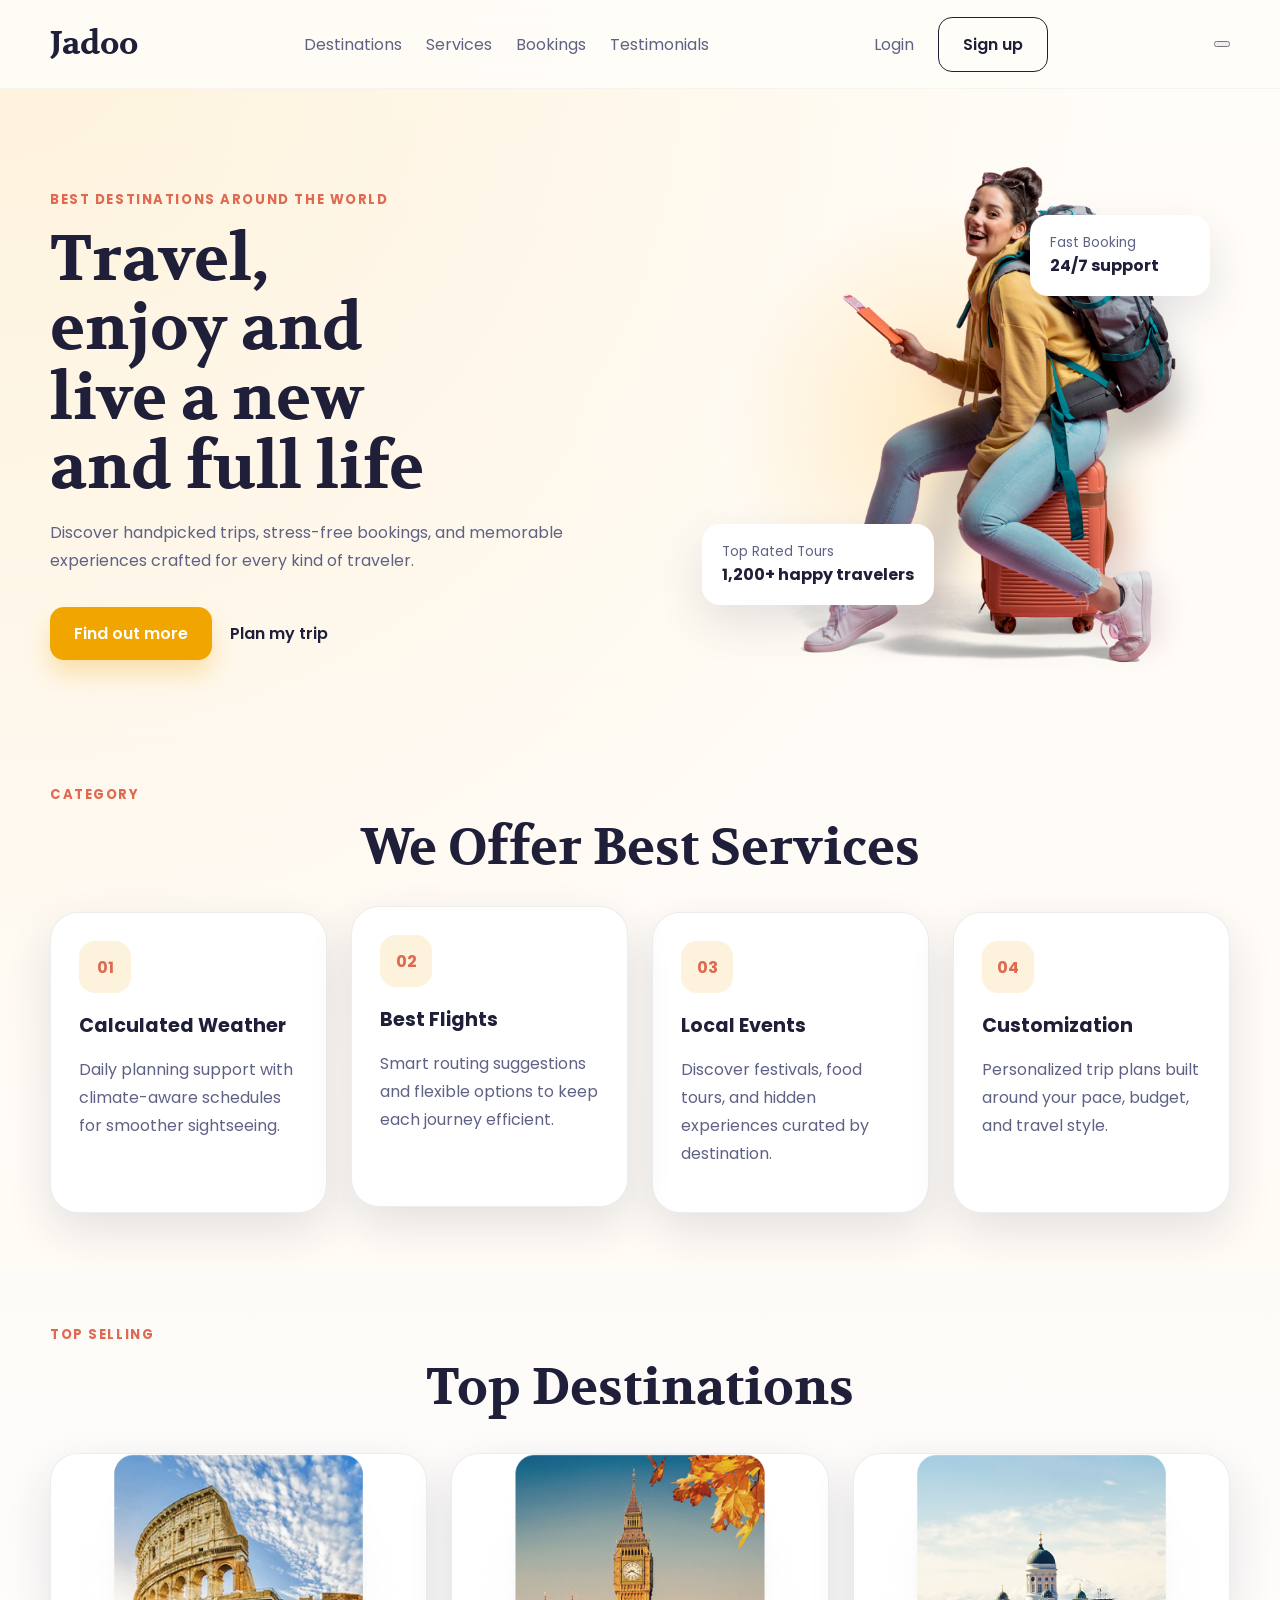
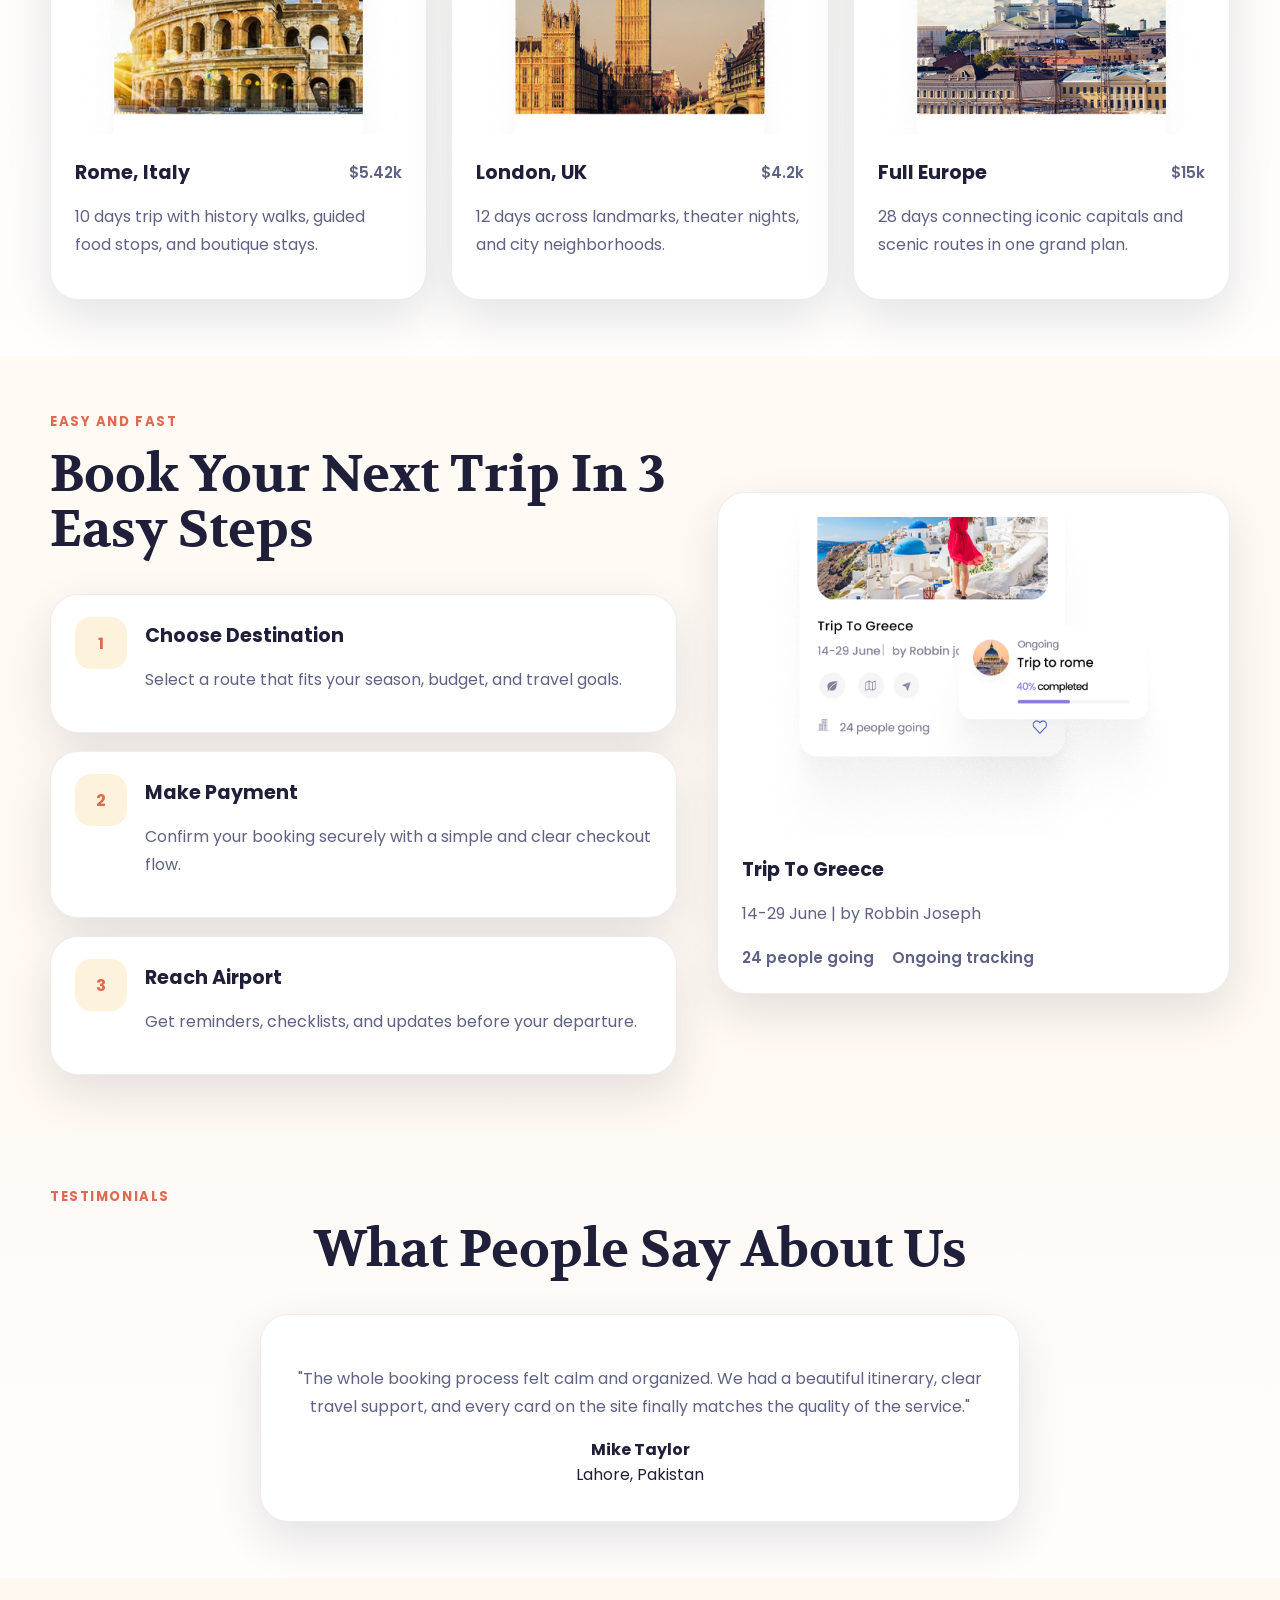
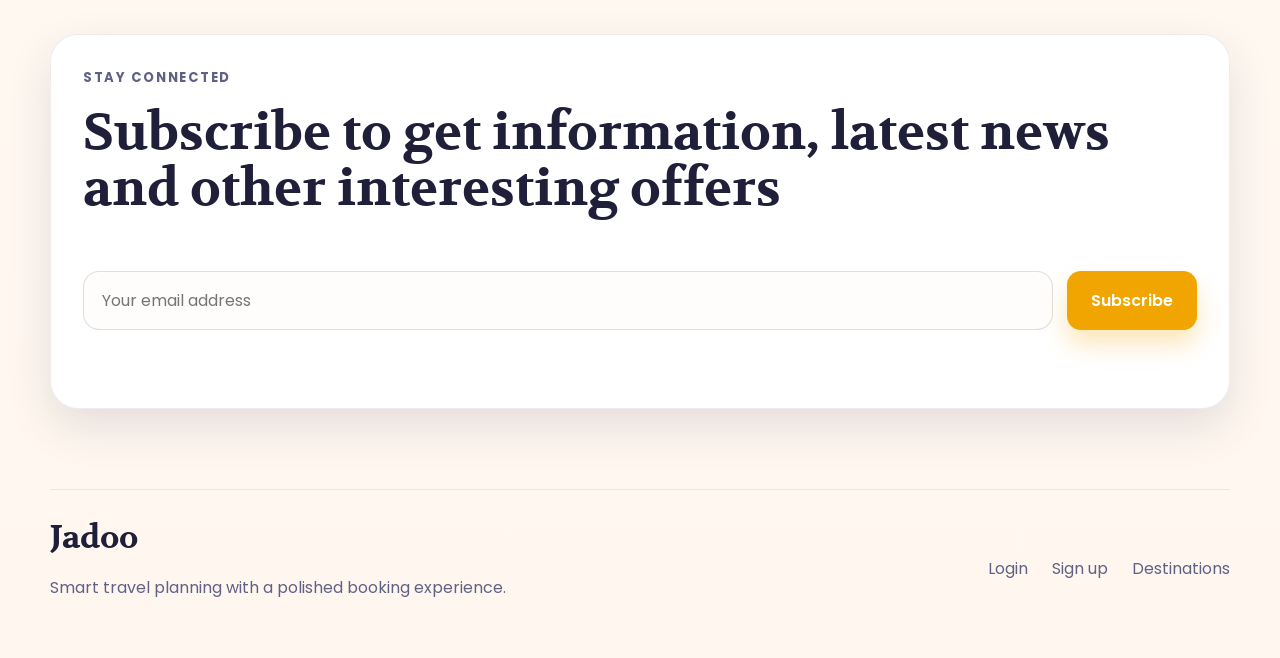
<file: index.html>
<!DOCTYPE html>
<html lang="en">
<head>
    <meta charset="UTF-8">
    <meta name="viewport" content="width=device-width, initial-scale=1.0">
    <title>Jadoo Travel</title>
    <link rel="preconnect" href="https://fonts.googleapis.com">
    <link rel="preconnect" href="https://fonts.gstatic.com" crossorigin>
    <link href="https://fonts.googleapis.com/css2?family=Poppins:wght@400;500;600;700&family=Volkhov:wght@700&display=swap" rel="stylesheet">
    <link rel="stylesheet" href="style.css">
</head>
<body>
    <header class="site-header">
        <div class="container navbar">
            <a class="logo" href="index.html">Jadoo</a>
            <nav class="nav-links" id="navLinks">
                <a href="#destinations">Destinations</a>
                <a href="#services">Services</a>
                <a href="#bookings">Bookings</a>
                <a href="#testimonials">Testimonials</a>
            </nav>
            <div class="nav-actions" id="navActions">
                <a class="text-link" href="login.html">Login</a>
                <a class="outline-btn" href="signup.html">Sign up</a>
            </div>
            <button class="nav-toggle" id="navToggle" aria-label="Menu">
                <span></span>
                <span></span>
                <span></span>
            </button>
        </div>
    </header>

    <main>
        <section class="hero-section">
            <div class="container hero">
                <div class="hero-copy">
                    <p class="eyebrow">Best Destinations Around The World</p>
                    <h1>Travel, enjoy and live a new and full life</h1>
                    <p class="hero-description">
                        Discover handpicked trips, stress-free bookings, and memorable experiences crafted for every kind of traveler.
                    </p>
                    <div class="hero-actions">
                        <a class="primary-btn" href="#destinations">Find out more</a>
                        <a class="play-link" href="#bookings">Plan my trip</a>
                    </div>
                </div>
                <div class="hero-visual">
                    <div class="hero-card floating-card top-card">
                        <span>Fast Booking</span>
                        <strong>24/7 support</strong>
                    </div>
                    <img src="traveler.png" alt="Traveler ready for a journey">
                    <div class="hero-card floating-card bottom-card">
                        <span>Top Rated Tours</span>
                        <strong>1,200+ happy travelers</strong>
                    </div>
                </div>
            </div>
        </section>

        <section class="section" id="services">
            <div class="container">
                <p class="section-label">Category</p>
                <h2 class="section-title">We Offer Best Services</h2>
                <div class="card-grid services-grid">
                    <article class="info-card">
                        <div class="icon-badge">01</div>
                        <h3>Calculated Weather</h3>
                        <p>Daily planning support with climate-aware schedules for smoother sightseeing.</p>
                    </article>
                    <article class="info-card featured-card">
                        <div class="icon-badge">02</div>
                        <h3>Best Flights</h3>
                        <p>Smart routing suggestions and flexible options to keep each journey efficient.</p>
                    </article>
                    <article class="info-card">
                        <div class="icon-badge">03</div>
                        <h3>Local Events</h3>
                        <p>Discover festivals, food tours, and hidden experiences curated by destination.</p>
                    </article>
                    <article class="info-card">
                        <div class="icon-badge">04</div>
                        <h3>Customization</h3>
                        <p>Personalized trip plans built around your pace, budget, and travel style.</p>
                    </article>
                </div>
            </div>
        </section>

        <section class="section section-soft" id="destinations">
            <div class="container">
                <p class="section-label">Top Selling</p>
                <h2 class="section-title">Top Destinations</h2>
                <div class="card-grid destination-grid">
                    <article class="destination-card">
                        <img src="rome-italy.png" alt="Rome, Italy">
                        <div class="card-body">
                            <div class="card-headline">
                                <h3>Rome, Italy</h3>
                                <span>$5.42k</span>
                            </div>
                            <p>10 days trip with history walks, guided food stops, and boutique stays.</p>
                        </div>
                    </article>
                    <article class="destination-card">
                        <img src="london.png" alt="London, UK">
                        <div class="card-body">
                            <div class="card-headline">
                                <h3>London, UK</h3>
                                <span>$4.2k</span>
                            </div>
                            <p>12 days across landmarks, theater nights, and city neighborhoods.</p>
                        </div>
                    </article>
                    <article class="destination-card">
                        <img src="europe.png" alt="Full Europe tour">
                        <div class="card-body">
                            <div class="card-headline">
                                <h3>Full Europe</h3>
                                <span>$15k</span>
                            </div>
                            <p>28 days connecting iconic capitals and scenic routes in one grand plan.</p>
                        </div>
                    </article>
                </div>
            </div>
        </section>

        <section class="section" id="bookings">
            <div class="container booking-layout">
                <div>
                    <p class="section-label">Easy And Fast</p>
                    <h2 class="section-title align-left">Book Your Next Trip In 3 Easy Steps</h2>
                    <div class="steps-list">
                        <article class="step-card">
                            <div class="step-number">1</div>
                            <div>
                                <h3>Choose Destination</h3>
                                <p>Select a route that fits your season, budget, and travel goals.</p>
                            </div>
                        </article>
                        <article class="step-card">
                            <div class="step-number">2</div>
                            <div>
                                <h3>Make Payment</h3>
                                <p>Confirm your booking securely with a simple and clear checkout flow.</p>
                            </div>
                        </article>
                        <article class="step-card">
                            <div class="step-number">3</div>
                            <div>
                                <h3>Reach Airport</h3>
                                <p>Get reminders, checklists, and updates before your departure.</p>
                            </div>
                        </article>
                    </div>
                </div>
                <aside class="trip-preview">
                    <img src="greece.png" alt="Trip to Greece">
                    <h3>Trip To Greece</h3>
                    <p>14-29 June | by Robbin Joseph</p>
                    <div class="trip-meta">
                        <span>24 people going</span>
                        <span>Ongoing tracking</span>
                    </div>
                </aside>
            </div>
        </section>

        <section class="section section-soft" id="testimonials">
            <div class="container">
                <p class="section-label">Testimonials</p>
                <h2 class="section-title">What People Say About Us</h2>
                <div class="testimonial-card">
                    <p>
                        "The whole booking process felt calm and organized. We had a beautiful itinerary, clear travel support,
                        and every card on the site finally matches the quality of the service."
                    </p>
                    <strong>Mike Taylor</strong>
                    <span>Lahore, Pakistan</span>
                </div>
            </div>
        </section>

        <section class="section">
            <div class="container newsletter-panel">
                <div>
                    <p class="section-label">Stay Connected</p>
                    <h2 class="section-title align-left">Subscribe to get information, latest news and other interesting offers</h2>
                </div>
                <form class="newsletter-form" id="newsletterForm">
                    <input type="email" id="newsletterEmail" placeholder="Your email address" required>
                    <button class="primary-btn" type="submit">Subscribe</button>
                </form>
                <p class="form-message" id="newsletterMessage" aria-live="polite"></p>
            </div>
        </section>
    </main>

    <footer class="site-footer">
        <div class="container footer-layout">
            <div>
                <a class="logo" href="index.html">Jadoo</a>
                <p>Smart travel planning with a polished booking experience.</p>
            </div>
            <div class="footer-links">
                <a href="login.html">Login</a>
                <a href="signup.html">Sign up</a>
                <a href="#destinations">Destinations</a>
            </div>
        </div>
    </footer>

    <script src="site.js"></script>
    <script>
        const navToggle = document.getElementById('navToggle');
        const navLinks = document.getElementById('navLinks');
        const navActions = document.getElementById('navActions');

        navToggle.addEventListener('click', function () {
            const isOpen = navLinks.style.display === 'flex';
            navLinks.style.display = isOpen ? 'none' : 'flex';
            navActions.style.display = isOpen ? 'none' : 'flex';

            if (!isOpen) {
                navLinks.style.flexDirection = 'column';
                navLinks.style.position = 'absolute';
                navLinks.style.top = '88px';
                navLinks.style.left = '0';
                navLinks.style.right = '0';
                navLinks.style.background = 'rgba(255,253,249,0.98)';
                navLinks.style.padding = '20px 24px';
                navLinks.style.zIndex = '99';
                navLinks.style.borderBottom = '1px solid rgba(31,31,57,0.08)';

                navActions.style.flexDirection = 'column';
                navActions.style.position = 'absolute';
                navActions.style.top = navLinks.offsetHeight + 88 + 'px';
                navActions.style.left = '0';
                navActions.style.right = '0';
                navActions.style.background = 'rgba(255,253,249,0.98)';
                navActions.style.padding = '0 24px 20px';
                navActions.style.zIndex = '99';
            }
        });
    </script>
</body>
</html>
</file>
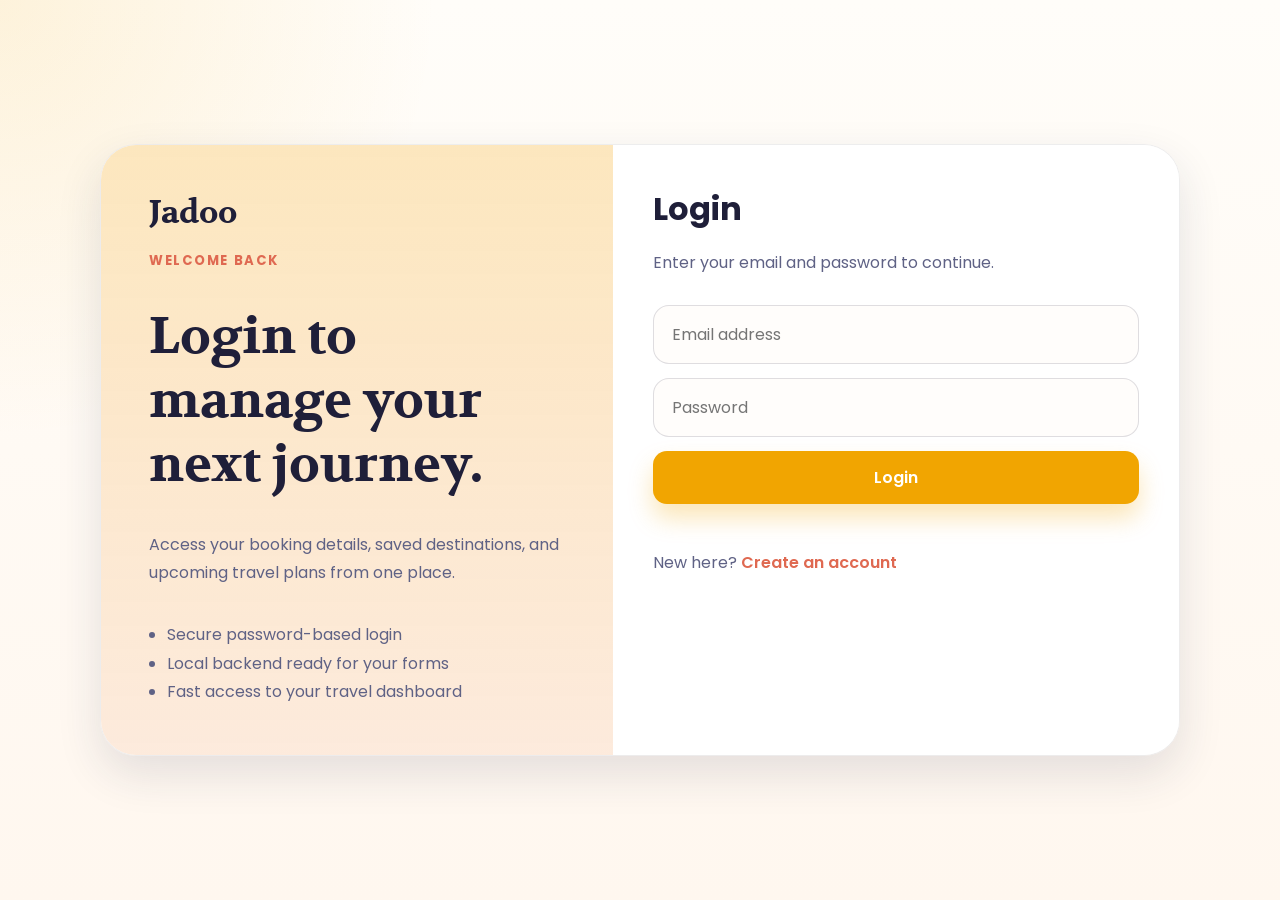
<file: login.html>
<!DOCTYPE html>
<html lang="en">
<head>
    <meta charset="UTF-8">
    <meta name="viewport" content="width=device-width, initial-scale=1.0">
    <title>Login | Jadoo Travel</title>
    <link rel="preconnect" href="https://fonts.googleapis.com">
    <link rel="preconnect" href="https://fonts.gstatic.com" crossorigin>
    <link href="https://fonts.googleapis.com/css2?family=Poppins:wght@400;500;600;700&family=Volkhov:wght@700&display=swap" rel="stylesheet">
    <link rel="stylesheet" href="style.css">
</head>
<body class="auth-page">
    <div class="auth-shell">
        <section class="auth-visual">
            <a class="logo" href="index.html">Jadoo</a>
            <p class="section-label">Welcome Back</p>
            <h1>Login to manage your next journey.</h1>
            <p class="auth-subtitle">Access your booking details, saved destinations, and upcoming travel plans from one place.</p>
            <ul>
                <li>Secure password-based login</li>
                <li>Local backend ready for your forms</li>
                <li>Fast access to your travel dashboard</li>
            </ul>
        </section>

        <section class="auth-card">
            <h2>Login</h2>
            <p class="auth-subtitle">Enter your email and password to continue.</p>
            <form class="auth-form" id="loginForm">
                <input type="email" id="loginEmail" name="email" placeholder="Email address" required>
                <input type="password" id="loginPassword" name="password" placeholder="Password" minlength="6" required>
                <button class="primary-btn" type="submit">Login</button>
            </form>
            <p class="form-message" id="authMessage" aria-live="polite"></p>
            <p class="auth-footer">New here? <a href="signup.html">Create an account</a></p>
        </section>
    </div>

    <script src="site.js"></script>
</body>
</html>
</file>
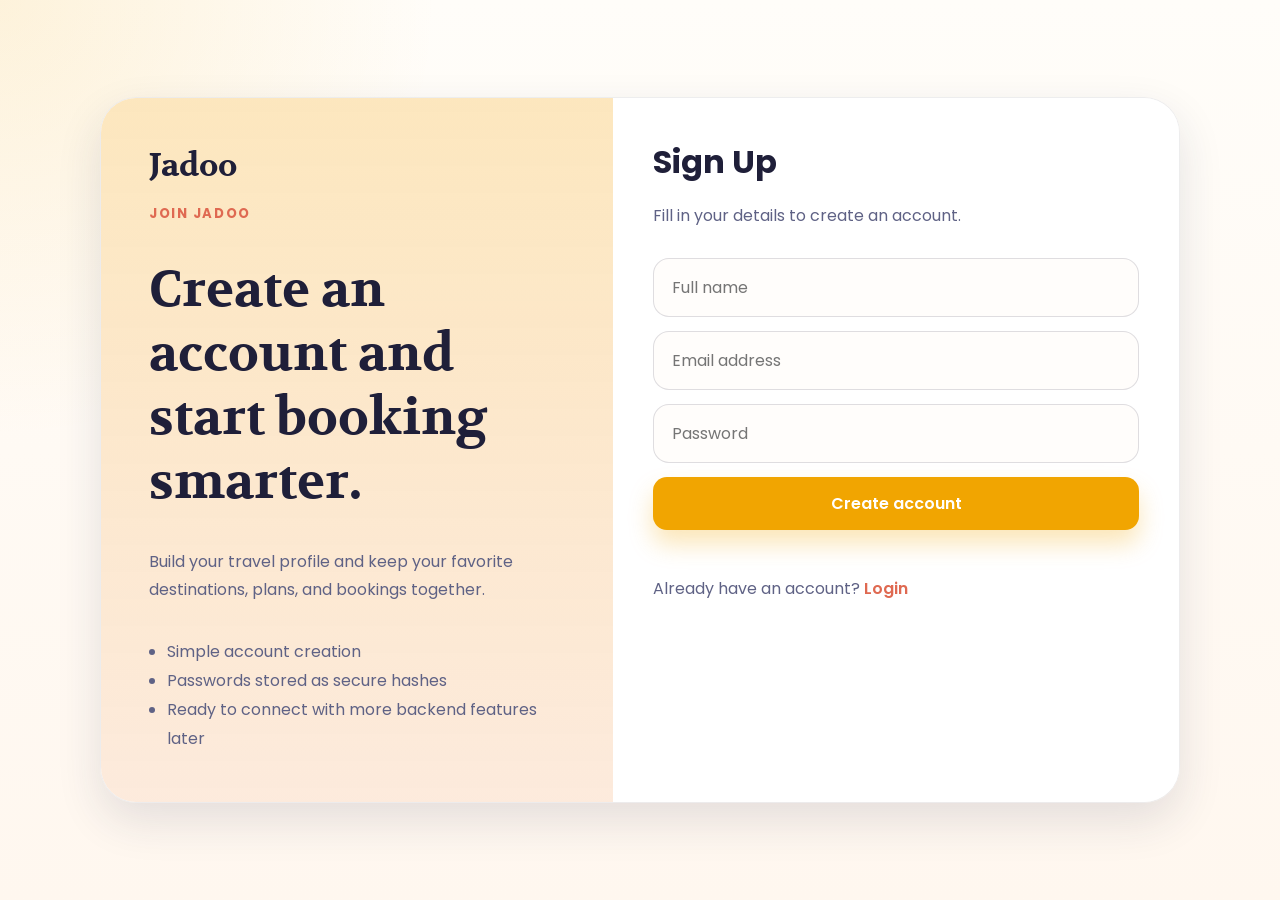
<file: signup.html>
<!DOCTYPE html>
<html lang="en">
<head>
    <meta charset="UTF-8">
    <meta name="viewport" content="width=device-width, initial-scale=1.0">
    <title>Sign Up | Jadoo Travel</title>
    <link rel="preconnect" href="https://fonts.googleapis.com">
    <link rel="preconnect" href="https://fonts.gstatic.com" crossorigin>
    <link href="https://fonts.googleapis.com/css2?family=Poppins:wght@400;500;600;700&family=Volkhov:wght@700&display=swap" rel="stylesheet">
    <link rel="stylesheet" href="style.css">
</head>
<body class="auth-page">
    <div class="auth-shell">
        <section class="auth-visual">
            <a class="logo" href="index.html">Jadoo</a>
            <p class="section-label">Join Jadoo</p>
            <h1>Create an account and start booking smarter.</h1>
            <p class="auth-subtitle">Build your travel profile and keep your favorite destinations, plans, and bookings together.</p>
            <ul>
                <li>Simple account creation</li>
                <li>Passwords stored as secure hashes</li>
                <li>Ready to connect with more backend features later</li>
            </ul>
        </section>

        <section class="auth-card">
            <h2>Sign Up</h2>
            <p class="auth-subtitle">Fill in your details to create an account.</p>
            <form class="auth-form" id="signupForm">
                <input type="text" id="signupName" name="name" placeholder="Full name" required>
                <input type="email" id="signupEmail" name="email" placeholder="Email address" required>
                <input type="password" id="signupPassword" name="password" placeholder="Password" minlength="6" required>
                <button class="primary-btn" type="submit">Create account</button>
            </form>
            <p class="form-message" id="authMessage" aria-live="polite"></p>
            <p class="auth-footer">Already have an account? <a href="login.html">Login</a></p>
        </section>
    </div>

    <script src="site.js"></script>
</body>
</html>
</file>
<file: style.css>
:root {
    --bg: #fff7ef;
    --surface: #ffffff;
    --surface-soft: #f8fbff;
    --text: #1f1f39;
    --muted: #5f6285;
    --accent: #f1a501;
    --accent-dark: #df6951;
    --border: rgba(31, 31, 57, 0.08);
    --shadow: 0 18px 45px rgba(36, 42, 78, 0.12);
    --radius-lg: 28px;
    --radius-md: 20px;
    --container: 1180px;
}

* {
    box-sizing: border-box;
}

html {
    scroll-behavior: smooth;
}

body {
    margin: 0;
    font-family: "Poppins", sans-serif;
    color: var(--text);
    background:
        radial-gradient(circle at top left, rgba(241, 165, 1, 0.12), transparent 28%),
        linear-gradient(180deg, #fffdf9 0%, #fff7ef 100%);
}

img {
    display: block;
    max-width: 100%;
    height: auto;
}

a {
    color: inherit;
    text-decoration: none;
}

button,
input {
    font: inherit;
}

.container {
    width: min(calc(100% - 32px), var(--container));
    margin: 0 auto;
}

.site-header {
    position: sticky;
    top: 0;
    z-index: 20;
    backdrop-filter: blur(12px);
    background: rgba(255, 253, 249, 0.88);
    border-bottom: 1px solid rgba(31, 31, 57, 0.04);
}

.navbar {
    min-height: 88px;
    display: flex;
    align-items: center;
    justify-content: space-between;
    gap: 20px;
}

.logo {
    font-family: "Volkhov", serif;
    font-size: 2rem;
    font-weight: 700;
}

.nav-links,
.nav-actions,
.footer-links {
    display: flex;
    align-items: center;
    gap: 24px;
}

.nav-links a,
.text-link,
.footer-links a {
    color: var(--muted);
    transition: color 0.2s ease;
}

.nav-links a:hover,
.text-link:hover,
.footer-links a:hover {
    color: var(--text);
}

.outline-btn,
.primary-btn {
    display: inline-flex;
    align-items: center;
    justify-content: center;
    border-radius: 14px;
    padding: 14px 24px;
    font-weight: 600;
    transition: transform 0.2s ease, box-shadow 0.2s ease, background 0.2s ease;
}

.outline-btn {
    border: 1px solid var(--text);
}

.primary-btn {
    border: 0;
    background: var(--accent);
    color: #fff;
    box-shadow: 0 14px 25px rgba(241, 165, 1, 0.28);
}

.outline-btn:hover,
.primary-btn:hover,
.play-link:hover {
    transform: translateY(-1px);
}

.hero-section {
    padding: 56px 0 24px;
}

.hero {
    display: grid;
    grid-template-columns: 1.05fr 0.95fr;
    align-items: center;
    gap: 48px;
}

.eyebrow,
.section-label {
    margin: 0 0 16px;
    color: var(--accent-dark);
    text-transform: uppercase;
    letter-spacing: 0.12em;
    font-size: 0.82rem;
    font-weight: 700;
}

.hero-copy h1,
.section-title {
    margin: 0;
    font-family: "Volkhov", serif;
    line-height: 1.08;
}

.hero-copy h1 {
    font-size: clamp(3rem, 5vw, 5.2rem);
    max-width: 10ch;
}

.hero-description,
.info-card p,
.destination-card p,
.step-card p,
.trip-preview p,
.testimonial-card p,
.newsletter-panel p,
.site-footer p,
.form-message,
.auth-subtitle {
    color: var(--muted);
    line-height: 1.75;
}

.hero-actions {
    display: flex;
    align-items: center;
    gap: 18px;
    margin-top: 32px;
    flex-wrap: wrap;
}

.play-link {
    font-weight: 600;
    color: var(--text);
}

.hero-visual {
    position: relative;
    display: flex;
    justify-content: center;
    align-items: center;
    min-height: 560px;
}

.hero-visual::before {
    content: "";
    position: absolute;
    inset: 40px;
    border-radius: 50%;
    background: radial-gradient(circle, rgba(255, 226, 170, 0.7) 0%, rgba(255, 226, 170, 0) 70%);
    z-index: -1;
}

.hero-visual img {
    width: min(100%, 520px);
}

.hero-card {
    background: var(--surface);
    border-radius: 18px;
    box-shadow: var(--shadow);
    padding: 18px 20px;
    min-width: 180px;
}

.hero-card span {
    display: block;
    color: var(--muted);
    font-size: 0.85rem;
}

.floating-card {
    position: absolute;
}

.top-card {
    top: 70px;
    right: 20px;
}

.bottom-card {
    left: 10px;
    bottom: 100px;
}

.section {
    padding: 56px 0;
}

.section-soft {
    background: linear-gradient(180deg, rgba(248, 251, 255, 0.3) 0%, rgba(255, 255, 255, 0.75) 100%);
}

.section-title {
    font-size: clamp(2rem, 4vw, 3.25rem);
    text-align: center;
    margin-bottom: 36px;
}

.align-left {
    text-align: left;
}

.card-grid {
    display: grid;
    gap: 24px;
    align-items: stretch;
}

.services-grid {
    grid-template-columns: repeat(4, minmax(0, 1fr));
}

.destination-grid {
    grid-template-columns: repeat(3, minmax(0, 1fr));
}

.info-card,
.destination-card,
.step-card,
.testimonial-card,
.trip-preview,
.newsletter-panel,
.auth-card {
    background: var(--surface);
    border: 1px solid var(--border);
    border-radius: var(--radius-lg);
    box-shadow: var(--shadow);
}

.info-card,
.destination-card {
    height: 100%;
}

.info-card {
    padding: 28px;
    text-align: left;
}

.featured-card {
    transform: translateY(-6px);
}

.icon-badge,
.step-number {
    width: 52px;
    height: 52px;
    border-radius: 16px;
    display: inline-flex;
    align-items: center;
    justify-content: center;
    background: rgba(241, 165, 1, 0.14);
    color: var(--accent-dark);
    font-weight: 700;
}

.info-card h3,
.destination-card h3,
.step-card h3,
.trip-preview h3 {
    margin: 18px 0 12px;
    font-size: 1.2rem;
}

/* ✅ FIXED: Destination card */
.destination-card {
    padding: 0;
    overflow: hidden;
    border-radius: 28px;
    display: flex;
    flex-direction: column;
}

/* ✅ FIXED: Image scaling & positioning */
.destination-card img {
    width: 100%;
    height: 280px;
    object-fit: cover;
    object-position: center top;
    display: block;
    flex-shrink: 0;
    border-top-left-radius: 28px;
    border-top-right-radius: 28px;
}

/* ✅ FIXED: Card body fills remaining space evenly */
.destination-card .card-body {
    flex: 1;
    padding: 24px;
}

.card-headline {
    display: flex;
    align-items: center;
    justify-content: space-between;
    gap: 16px;
}

.card-headline h3 {
    margin: 0;
}

.card-headline span,
.trip-meta span {
    color: var(--muted);
    font-size: 0.95rem;
    font-weight: 600;
}

.booking-layout {
    display: grid;
    grid-template-columns: 1.1fr 0.9fr;
    gap: 40px;
    align-items: center;
}

.steps-list {
    display: grid;
    gap: 18px;
}

.step-card {
    padding: 22px 24px;
    display: grid;
    grid-template-columns: auto 1fr;
    gap: 18px;
    align-items: start;
}

.step-card h3 {
    margin-top: 4px;
}

.trip-preview {
    padding: 24px;
}

.trip-preview img {
    width: 100%;
    height: 320px;
    object-fit: cover;
    border-radius: 22px;
}

.trip-meta {
    display: flex;
    gap: 18px;
    flex-wrap: wrap;
    margin-top: 18px;
}

.testimonial-card {
    max-width: 760px;
    margin: 0 auto;
    padding: 34px;
    text-align: center;
}

.testimonial-card strong,
.testimonial-card span {
    display: block;
}

.newsletter-panel {
    padding: 32px;
    display: grid;
    gap: 18px;
}

.newsletter-form,
.auth-form {
    display: grid;
    grid-template-columns: minmax(0, 1fr) auto;
    gap: 14px;
}

.newsletter-form input,
.auth-form input {
    width: 100%;
    border: 1px solid rgba(31, 31, 57, 0.14);
    border-radius: 16px;
    padding: 16px 18px;
    background: #fffdfb;
}

.form-message {
    min-height: 28px;
    margin: 0;
}

.site-footer {
    padding: 24px 0 40px;
}

.footer-layout {
    display: flex;
    justify-content: space-between;
    gap: 20px;
    align-items: center;
    border-top: 1px solid rgba(31, 31, 57, 0.08);
    padding-top: 28px;
}

.auth-page {
    min-height: 100vh;
    display: grid;
    place-items: center;
    padding: 40px 16px;
}

.auth-shell {
    width: min(100%, 1080px);
    display: grid;
    grid-template-columns: 0.95fr 1.05fr;
    background: rgba(255, 255, 255, 0.76);
    border: 1px solid rgba(31, 31, 57, 0.08);
    border-radius: 36px;
    overflow: hidden;
    box-shadow: var(--shadow);
}

.auth-visual {
    padding: 48px;
    background:
        linear-gradient(180deg, rgba(241, 165, 1, 0.18) 0%, rgba(223, 105, 81, 0.08) 100%),
        #fff5e8;
    display: grid;
    align-content: center;
    gap: 18px;
}

.auth-visual h1 {
    margin: 0;
    font-family: "Volkhov", serif;
    font-size: clamp(2.4rem, 4vw, 3.8rem);
}

.auth-visual ul {
    margin: 0;
    padding-left: 18px;
    color: var(--muted);
    line-height: 1.8;
}

.auth-card {
    padding: 40px;
    border: 0;
    box-shadow: none;
    border-radius: 0;
}

.auth-card h2 {
    margin: 0 0 8px;
    font-size: 2rem;
}

.auth-form {
    grid-template-columns: 1fr;
    margin-top: 28px;
}

.auth-form button {
    width: 100%;
}

.auth-footer {
    margin-top: 18px;
    color: var(--muted);
}

.auth-footer a {
    color: var(--accent-dark);
    font-weight: 600;
}

.hidden {
    display: none;
}

@media (max-width: 1024px) {
    .hero,
    .booking-layout,
    .auth-shell {
        grid-template-columns: 1fr;
    }

    .hero-visual {
        min-height: auto;
    }

    .floating-card {
        position: static;
        margin: 12px 0;
    }

    .hero-visual {
        gap: 12px;
        flex-direction: column;
    }

    .services-grid {
        grid-template-columns: repeat(2, minmax(0, 1fr));
    }
}

@media (max-width: 760px) {
    .nav-toggle {
        display: flex;
        flex-direction: column;
        gap: 5px;
        background: none;
        border: none;
        cursor: pointer;
        margin-left: auto;
    }

    .nav-toggle span {
        width: 24px;
        height: 3px;
        background: #1f1f39;
        border-radius: 10px;
    }

    .nav-links,
    .nav-actions {
        display: none;
    }

    .nav-links.active,
    .nav-actions.active {
        display: flex;
        flex-direction: column;
        width: 100%;
        gap: 14px;
        margin-top: 15px;
        align-items: flex-start;
    }

    .destination-grid {
        grid-template-columns: 1fr;
        gap: 20px;
    }

    .destination-card {
        width: 100%;
        max-width: 100%;
    }

    .destination-card img {
        width: 100%;
        height: 220px;
        object-fit: cover;
    }

    .card-body {
        padding: 20px;
    }

    .card-headline {
        display: flex;
        flex-direction: row;
        justify-content: space-between;
        align-items: center;
    }

    .destination-card p {
        font-size: 0.95rem;
        line-height: 1.6;
    }

    .services-grid {
        grid-template-columns: 1fr;
    }

    .step-card {
        grid-template-columns: 1fr;
    }
}
</file>
